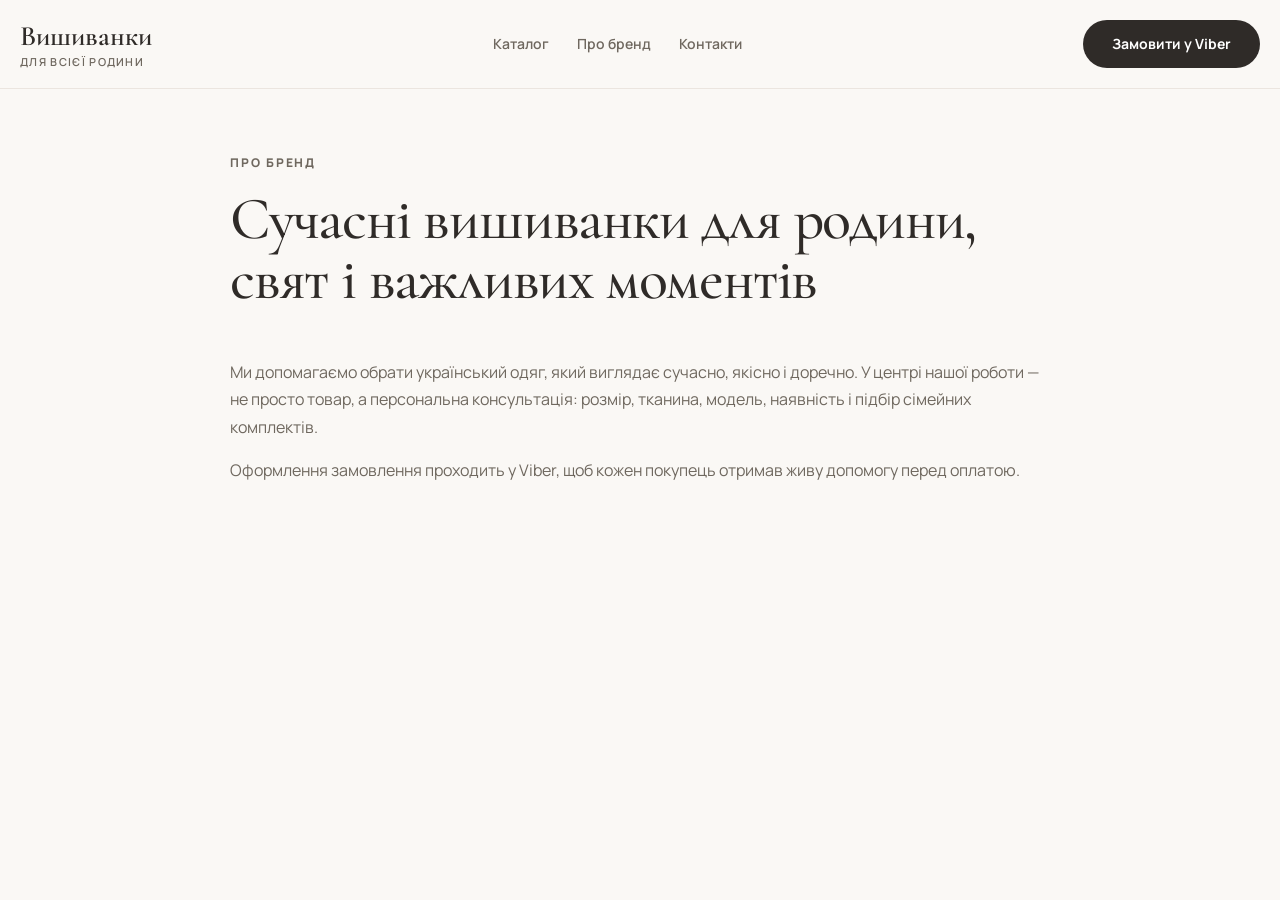
<file: about.html>
<!DOCTYPE html><html lang="uk"><head><meta charset="UTF-8"><meta name="viewport" content="width=device-width, initial-scale=1.0"><title>Про бренд</title><link rel="preconnect" href="https://fonts.googleapis.com"><link rel="preconnect" href="https://fonts.gstatic.com" crossorigin><link href="https://fonts.googleapis.com/css2?family=Cormorant+Garamond:wght@500;600&family=Manrope:wght@400;500;600;700&display=swap" rel="stylesheet"><link rel="stylesheet" href="style.css"></head><body><header class="site-header"><div class="container header__inner"><a href="index.html" class="logo">Вишиванки<span>для всієї родини</span></a><nav class="nav"><a href="catalog.html">Каталог</a><a href="about.html">Про бренд</a><a href="contacts.html">Контакти</a></nav><a href="viber://chat?number=%2B380000000000" class="btn btn--primary header__cta">Замовити у Viber</a></div></header><main class="page"><section class="container text-page"><p class="eyebrow">Про бренд</p><h1>Сучасні вишиванки для родини, свят і важливих моментів</h1><p>Ми допомагаємо обрати український одяг, який виглядає сучасно, якісно і доречно. У центрі нашої роботи — не просто товар, а персональна консультація: розмір, тканина, модель, наявність і підбір сімейних комплектів.</p><p>Оформлення замовлення проходить у Viber, щоб кожен покупець отримав живу допомогу перед оплатою.</p></section></main></body></html>
</file>
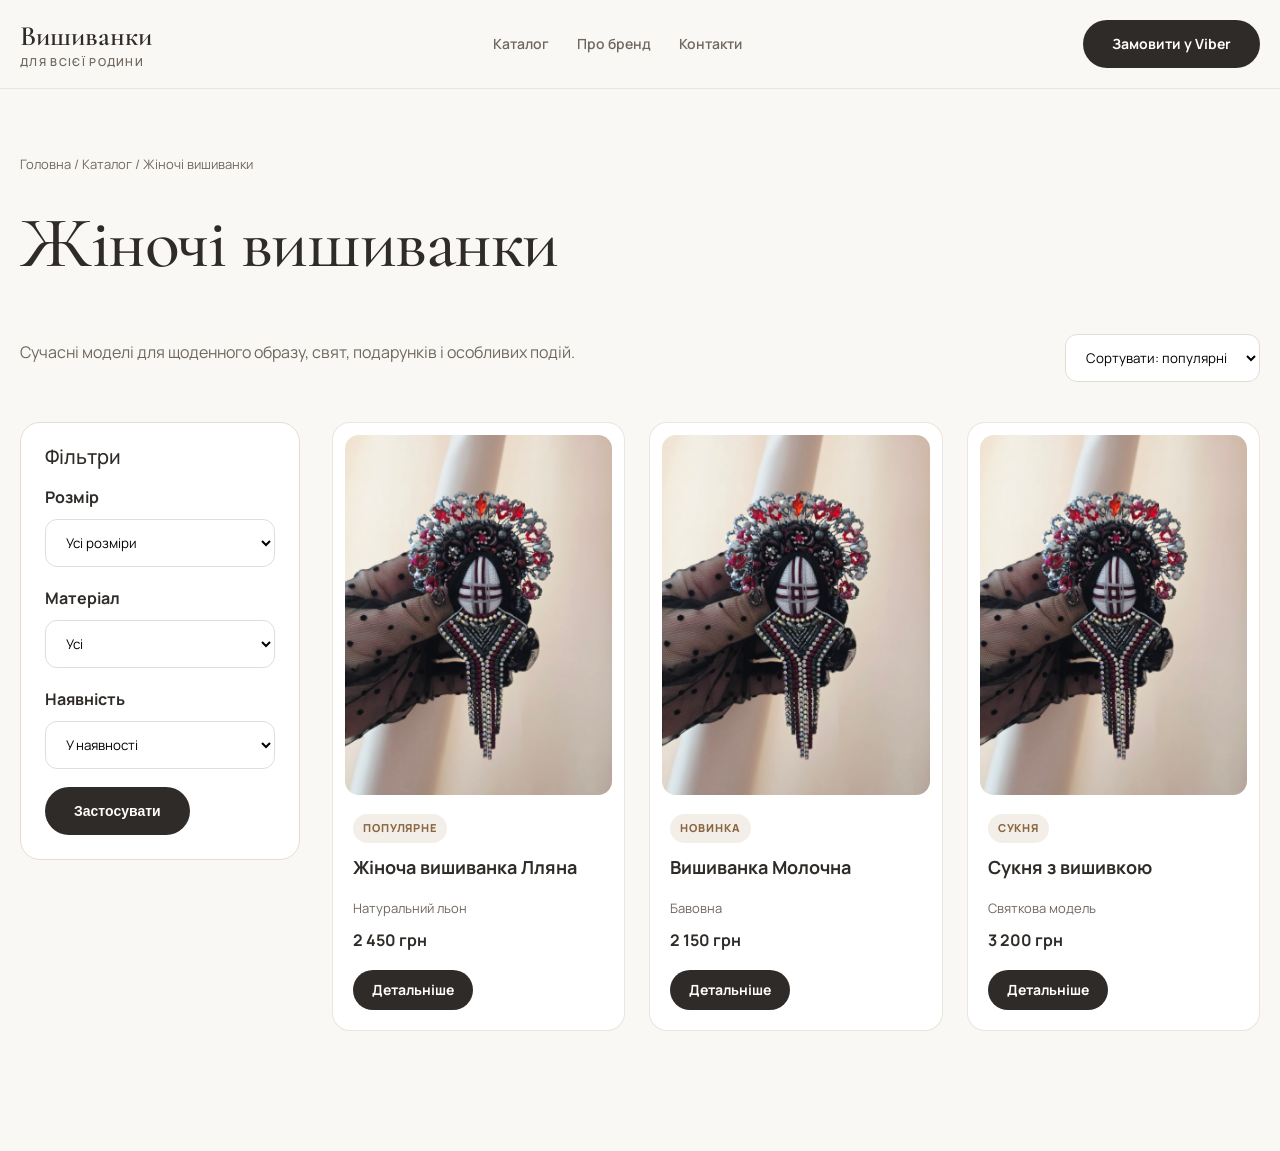
<file: catalog.html>
<!DOCTYPE html>
<html lang="uk">

<head>
    <meta charset="UTF-8">
    <meta name="viewport" content="width=device-width, initial-scale=1.0">
    <title>Каталог — Вишиванки</title>
    <link rel="preconnect" href="https://fonts.googleapis.com">
    <link rel="preconnect" href="https://fonts.gstatic.com" crossorigin>
    <link
        href="https://fonts.googleapis.com/css2?family=Cormorant+Garamond:wght@500;600&family=Manrope:wght@400;500;600;700&display=swap"
        rel="stylesheet">
    <link rel="stylesheet" href="style.css">
</head>

<body>
    <header class="site-header">
        <div class="container header__inner"><a href="index.html" class="logo">Вишиванки<span>для всієї
                    родини</span></a>
            <nav class="nav"><a href="catalog.html">Каталог</a><a href="about.html">Про бренд</a><a
                    href="contacts.html">Контакти</a></nav><a href="viber://chat?number=%2B380000000000"
                class="btn btn--primary header__cta">Замовити у Viber</a><button class="menu-btn"
                type="button"><span></span><span></span></button>
        </div>
    </header>
    <main class="page">
        <section class="container catalog-page">
            <div class="breadcrumbs">Головна / Каталог / Жіночі вишиванки</div>
            <div class="catalog-head">
                <div>
                    <h1>Жіночі вишиванки</h1>
                    <p>Сучасні моделі для щоденного образу, свят, подарунків і особливих подій.</p>
                </div><select>
                    <option>Сортувати: популярні</option>
                    <option>Новинки</option>
                    <option>Ціна за зростанням</option>
                </select>
            </div>
            <div class="catalog-layout">
                <aside class="filters">
                    <h2>Фільтри</h2><label>Розмір<select>
                            <option>Усі розміри</option>
                            <option>S</option>
                            <option>M</option>
                            <option>L</option>
                        </select></label><label>Матеріал<select>
                            <option>Усі</option>
                            <option>Льон</option>
                            <option>Бавовна</option>
                        </select></label><label>Наявність<select>
                            <option>У наявності</option>
                            <option>Під замовлення</option>
                        </select></label><button class="btn btn--primary">Застосувати</button>
                </aside>
                <div class="product-grid catalog-products">
                    <article class="product-card"><a href="product.html"><img
                                src="assets/img/brosh.jpg"></a>
                        <div><span class="badge">Популярне</span>
                            <h3>Жіноча вишиванка Лляна</h3>
                            <p>Натуральний льон</p><strong>2 450 грн</strong><a class="btn btn--small"
                                href="product.html">Детальніше</a>
                        </div>
                    </article>
                    <article class="product-card"><a href="product.html"><img
                                src="assets/img/brosh.jpg"></a>
                        <div><span class="badge">Новинка</span>
                            <h3>Вишиванка Молочна</h3>
                            <p>Бавовна</p><strong>2 150 грн</strong><a class="btn btn--small"
                                href="product.html">Детальніше</a>
                        </div>
                    </article>
                    <article class="product-card"><a href="product.html"><img
                                src="assets/img/brosh.jpg"></a>
                        <div><span class="badge">Сукня</span>
                            <h3>Сукня з вишивкою</h3>
                            <p>Святкова модель</p><strong>3 200 грн</strong><a class="btn btn--small"
                                href="product.html">Детальніше</a>
                        </div>
                    </article>
                </div>
            </div>
        </section>
    </main>
    <script src="script.js"></script>
</body>

</html>
</file>
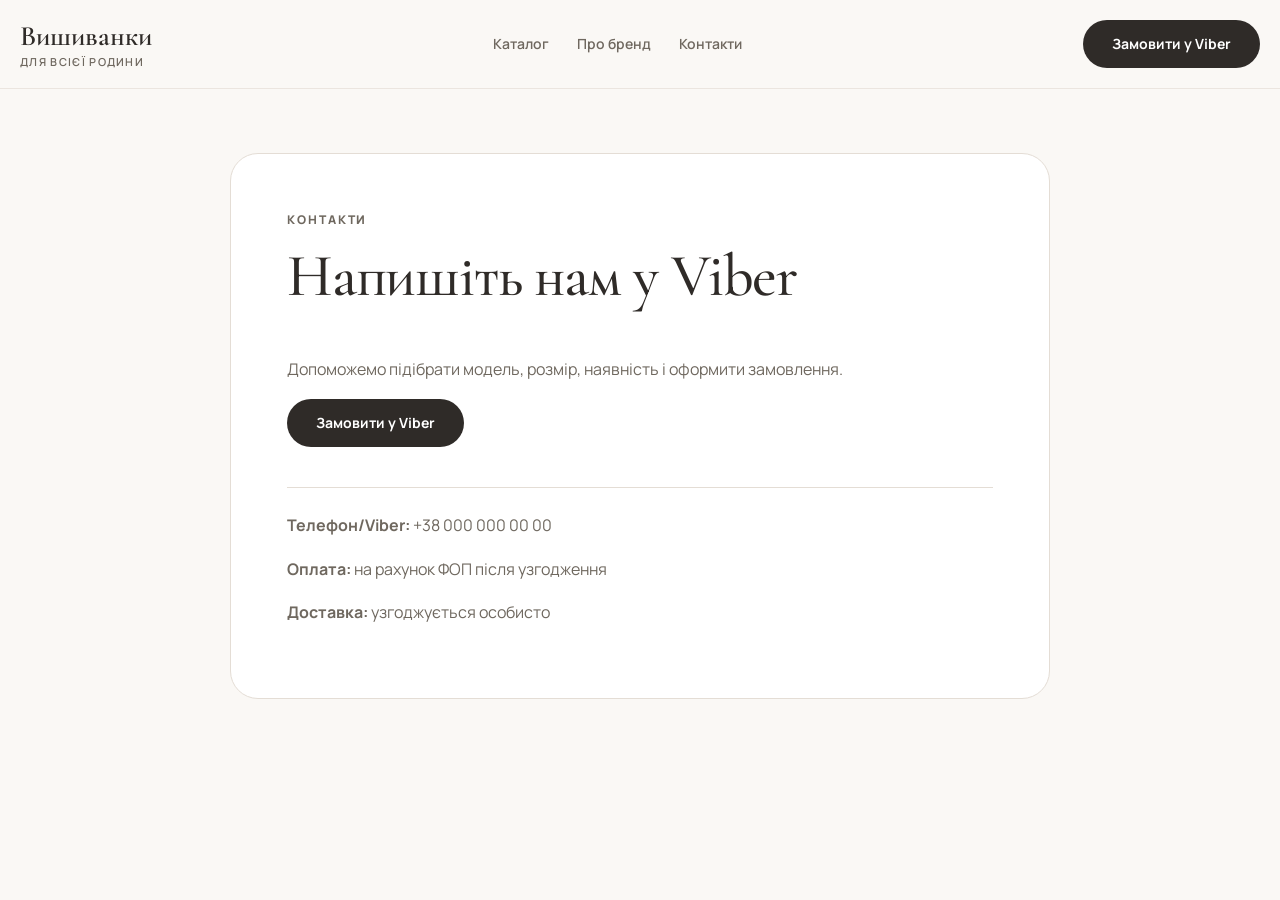
<file: contacts.html>
<!DOCTYPE html>
<html lang="uk">

<head>
    <meta charset="UTF-8">
    <meta name="viewport" content="width=device-width, initial-scale=1.0">
    <title>Контакти</title>
    <link rel="preconnect" href="https://fonts.googleapis.com">
    <link rel="preconnect" href="https://fonts.gstatic.com" crossorigin>
    <link
        href="https://fonts.googleapis.com/css2?family=Cormorant+Garamond:wght@500;600&family=Manrope:wght@400;500;600;700&display=swap"
        rel="stylesheet">
    <link rel="stylesheet" href="style.css">
</head>

<body>
    <header class="site-header">
        <div class="container header__inner"><a href="index.html" class="logo">Вишиванки<span>для всієї
                    родини</span></a>
            <nav class="nav"><a href="catalog.html">Каталог</a><a href="about.html">Про бренд</a><a
                    href="contacts.html">Контакти</a></nav><a href="viber://chat?number=%2B380000000000"
                class="btn btn--primary header__cta">Замовити у Viber</a>
        </div>
    </header>
    <main class="page">
        <section class="container text-page contacts-card">
            <p class="eyebrow">Контакти</p>
            <h1>Напишіть нам у Viber</h1>
            <p>Допоможемо підібрати модель, розмір, наявність і оформити замовлення.</p><a
                href="viber://chat?number=%2B380000000000" class="btn btn--primary">Замовити у Viber</a>
            <div class="contact-list">
                <p><strong>Телефон/Viber:</strong> +38 000 000 00 00</p>
                <p><strong>Оплата:</strong> на рахунок ФОП після узгодження</p>
                <p><strong>Доставка:</strong> узгоджується особисто</p>
            </div>
        </section>
    </main>
</body>

</html>
</file>
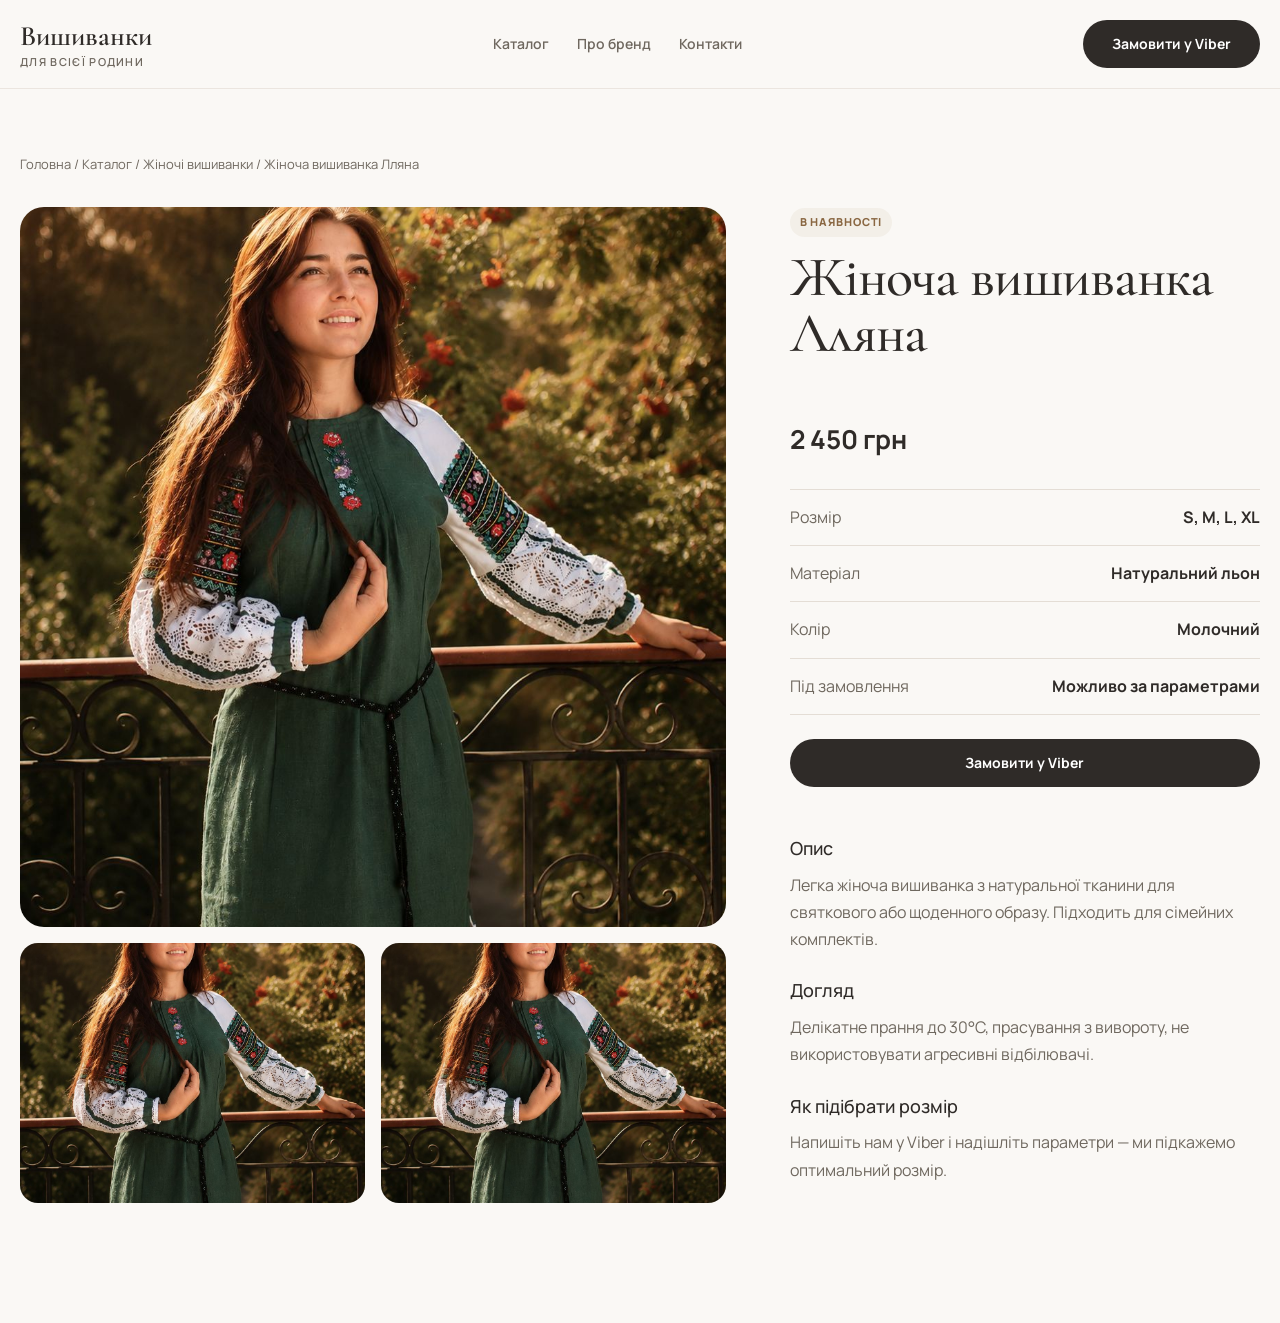
<file: product.html>
<!DOCTYPE html>
<html lang="uk">

<head>
    <meta charset="UTF-8">
    <meta name="viewport" content="width=device-width, initial-scale=1.0">
    <title>Жіноча вишиванка Лляна</title>
    <link rel="preconnect" href="https://fonts.googleapis.com">
    <link rel="preconnect" href="https://fonts.gstatic.com" crossorigin>
    <link
        href="https://fonts.googleapis.com/css2?family=Cormorant+Garamond:wght@500;600&family=Manrope:wght@400;500;600;700&display=swap"
        rel="stylesheet">
    <link rel="stylesheet" href="style.css">
</head>

<body>
    <header class="site-header">
        <div class="container header__inner"><a href="index.html" class="logo">Вишиванки<span>для всієї
                    родини</span></a>
            <nav class="nav"><a href="catalog.html">Каталог</a><a href="about.html">Про бренд</a><a
                    href="contacts.html">Контакти</a></nav><a href="viber://chat?number=%2B380000000000"
                class="btn btn--primary header__cta">Замовити у Viber</a><button class="menu-btn"
                type="button"><span></span><span></span></button>
        </div>
    </header>
    <main class="page">
        <section class="container product-page">
            <div class="breadcrumbs">Головна / Каталог / Жіночі вишиванки / Жіноча вишиванка Лляна</div>
            <div class="product-detail">
                <div class="gallery"><img class="gallery-main"
                        src="assets/img/plat.jpg">
                    <div><img
                            src="assets/img/plat.jpg"><img
                            src="assets/img/plat.jpg">
                    </div>
                </div>
                <aside class="product-info"><span class="badge">В наявності</span>
                    <h1>Жіноча вишиванка Лляна</h1><strong class="product-price">2 450 грн</strong>
                    <dl>
                        <div>
                            <dt>Розмір</dt>
                            <dd>S, M, L, XL</dd>
                        </div>
                        <div>
                            <dt>Матеріал</dt>
                            <dd>Натуральний льон</dd>
                        </div>
                        <div>
                            <dt>Колір</dt>
                            <dd>Молочний</dd>
                        </div>
                        <div>
                            <dt>Під замовлення</dt>
                            <dd>Можливо за параметрами</dd>
                        </div>
                    </dl><a href="viber://chat?number=%2B380000000000" class="btn btn--primary btn--full">Замовити у
                        Viber</a>
                    <section>
                        <h2>Опис</h2>
                        <p>Легка жіноча вишиванка з натуральної тканини для святкового або щоденного образу. Підходить
                            для сімейних комплектів.</p>
                    </section>
                    <section>
                        <h2>Догляд</h2>
                        <p>Делікатне прання до 30°C, прасування з вивороту, не використовувати агресивні відбілювачі.
                        </p>
                    </section>
                    <section>
                        <h2>Як підібрати розмір</h2>
                        <p>Напишіть нам у Viber і надішліть параметри — ми підкажемо оптимальний розмір.</p>
                    </section>
                </aside>
            </div>
        </section>
    </main>
    <script src="script.js"></script>
</body>

</html>
</file>
<file: style.css>
:root{
  --bg:#FAF8F5;--bg-2:#F3EFE8;--surface:#fff;--text:#2F2B28;--muted:#6F685F;--border:#E4DDD5;--accent:#8A6742;--success:#5F7A56;
  --font-head:'Cormorant Garamond',serif;--font-body:'Manrope',sans-serif;--container:1280px;--radius:24px;
}
*{box-sizing:border-box}html{scroll-behavior:smooth}body{margin:0;background:var(--bg);color:var(--text);font-family:var(--font-body);font-size:16px;line-height:1.7}img{max-width:100%;display:block;object-fit:cover}a{color:inherit;text-decoration:none}.container{width:min(var(--container),calc(100% - 40px));margin:0 auto}.section{padding:96px 0}.site-header{position:sticky;top:0;z-index:20;background:rgba(250,248,245,.9);backdrop-filter:blur(16px);border-bottom:1px solid rgba(228,221,213,.7)}.header__inner{height:88px;display:flex;align-items:center;justify-content:space-between;gap:32px}.logo{font-family:var(--font-head);font-size:28px;font-weight:600;line-height:1;color:var(--text)}.logo span{display:block;font-family:var(--font-body);font-size:11px;font-weight:600;text-transform:uppercase;letter-spacing:.12em;color:var(--muted);margin-top:6px}.nav{display:flex;gap:28px;font-size:14px;font-weight:600;color:var(--muted)}.nav a:hover{color:var(--text)}.btn{display:inline-flex;align-items:center;justify-content:center;min-height:48px;padding:0 28px;border-radius:999px;font-weight:700;font-size:14px;transition:.25s ease;border:1px solid transparent;cursor:pointer}.btn--primary{background:var(--text);color:#fff}.btn--primary:hover{background:#433D38;transform:translateY(-1px)}.btn--secondary{background:transparent;color:var(--text);border-color:var(--border)}.btn--secondary:hover{border-color:var(--text)}.btn--light{background:#fff;color:var(--text)}.btn--small{min-height:40px;padding:0 18px;margin-top:16px;background:var(--text);color:#fff}.btn--full{width:100%;margin:24px 0}.menu-btn{display:none;background:none;border:0;width:44px;height:44px}.menu-btn span{display:block;width:24px;height:2px;background:var(--text);margin:6px auto}.eyebrow{font-size:12px;font-weight:800;letter-spacing:.16em;text-transform:uppercase;color:var(--accent);margin:0 0 16px}.eyebrow--light{color:#D9C7AD}h1,h2,h3,p{margin-top:0}h1,h2{font-family:var(--font-head);font-weight:500;letter-spacing:-.02em;line-height:1}h1{font-size:72px}h2{font-size:48px}h3{font-size:18px;line-height:1.35}.hero{padding-top:64px}.hero__grid{display:grid;grid-template-columns:.8fr 1.2fr;gap:64px;align-items:center}.hero__text{max-width:500px;font-size:18px;color:var(--muted)}.hero__actions{display:flex;gap:16px;margin:36px 0 28px;flex-wrap:wrap}.hero__meta{font-size:13px;color:var(--muted)}.hero__media img{height:620px;width:100%;border-radius:var(--radius)}.section-head{max-width:720px;margin-bottom:48px}.section-head--row{max-width:none;display:flex;justify-content:space-between;align-items:end;gap:32px}.link-more{font-weight:700;color:var(--accent)}.category-grid{display:grid;grid-template-columns:repeat(3,1fr);gap:24px}.category-card{position:relative;height:420px;border-radius:20px;overflow:hidden;background:#ddd}.category-card img{height:100%;width:100%;transition:.5s ease}.category-card:after{content:"";position:absolute;inset:0;background:linear-gradient(to top,rgba(0,0,0,.45),transparent 60%)}.category-card span{position:absolute;left:28px;bottom:28px;z-index:1;color:#fff;font-weight:800;font-size:20px}.category-card:hover img{transform:scale(1.045)}.products-section,.faq{background:var(--bg-2)}.product-grid{display:grid;grid-template-columns:repeat(4,1fr);gap:24px}.product-card{background:var(--surface);border-radius:18px;padding:12px;border:1px solid rgba(228,221,213,.75)}.product-card img{height:360px;width:100%;border-radius:14px}.product-card div{padding:18px 8px 8px}.product-card p{color:var(--muted);font-size:13px;margin-bottom:8px}.product-card strong{display:block;font-size:16px}.badge{display:inline-flex;align-items:center;border-radius:999px;background:var(--bg-2);color:var(--accent);font-size:11px;font-weight:800;letter-spacing:.08em;text-transform:uppercase;padding:5px 10px;margin-bottom:12px}.split{display:grid;grid-template-columns:1fr 1fr;gap:72px;align-items:center}.split>img{height:620px;width:100%;border-radius:var(--radius)}.split__content p{color:var(--muted);font-size:17px}.steps{background:#fff}.steps-grid{display:grid;grid-template-columns:repeat(4,1fr);gap:24px}.steps-grid>div{padding:32px;border:1px solid var(--border);border-radius:20px}.steps-grid span{font-family:var(--font-head);font-size:42px;color:var(--accent)}.benefit-grid{display:grid;grid-template-columns:repeat(3,1fr);gap:16px}.benefit-grid div{background:#fff;border:1px solid var(--border);border-radius:18px;padding:28px;font-weight:700}.family-look{background:var(--text);color:#fff}.family-look__inner{display:grid;grid-template-columns:.8fr 1.2fr;gap:64px;align-items:center}.family-look p{color:#D7CEC5}.look-images{display:grid;grid-template-columns:repeat(3,1fr);gap:16px}.look-images img{height:420px;border-radius:18px}.review-grid{display:grid;grid-template-columns:repeat(3,1fr);gap:24px}.review-grid blockquote{margin:0;background:#fff;border:1px solid var(--border);border-radius:20px;padding:32px;color:var(--muted)}.review-grid cite{display:block;margin-top:20px;color:var(--text);font-style:normal;font-weight:700}.faq__grid{display:grid;grid-template-columns:.7fr 1.3fr;gap:72px}.accordion details{border-bottom:1px solid var(--border);padding:24px 0}.accordion summary{font-weight:800;cursor:pointer}.accordion p{color:var(--muted);margin:12px 0 0}.final-cta{text-align:center}.final-cta__inner{background:#fff;border-radius:28px;padding:72px 32px;border:1px solid var(--border)}.final-cta p{max-width:620px;margin:0 auto 28px;color:var(--muted)}.footer{background:var(--text);color:#fff;padding:72px 0}.footer__grid{display:grid;grid-template-columns:2fr 1fr 1fr 1fr;gap:48px}.footer p,.footer a{display:block;color:#D7CEC5;margin:8px 0}.logo--footer{color:#fff}.page{padding:64px 0 120px}.breadcrumbs{font-size:13px;color:var(--muted);margin-bottom:32px}.catalog-head{display:flex;justify-content:space-between;align-items:end;gap:32px;margin-bottom:40px}.catalog-head p{color:var(--muted)}select,input{height:48px;border:1px solid var(--border);border-radius:12px;background:#fff;padding:0 16px;font-family:inherit}.catalog-layout{display:grid;grid-template-columns:280px 1fr;gap:32px}.filters{background:#fff;border:1px solid var(--border);border-radius:20px;padding:24px;height:max-content;position:sticky;top:120px}.filters label{display:grid;gap:8px;margin-bottom:18px;font-weight:700}.filters h2{font-family:var(--font-body);font-size:20px;letter-spacing:0}.catalog-products{grid-template-columns:repeat(3,1fr)}.product-detail{display:grid;grid-template-columns:1.2fr .8fr;gap:64px;align-items:start}.gallery-main{height:720px;width:100%;border-radius:24px}.gallery div{display:grid;grid-template-columns:repeat(2,1fr);gap:16px;margin-top:16px}.gallery div img{height:260px;width:100%;border-radius:18px}.product-info{position:sticky;top:120px}.product-info h1{font-size:56px}.product-price{font-size:26px;display:block}.product-info dl{border-top:1px solid var(--border);margin:28px 0 0}.product-info dl div{display:flex;justify-content:space-between;gap:16px;border-bottom:1px solid var(--border);padding:14px 0}.product-info dt{color:var(--muted)}.product-info dd{margin:0;font-weight:700}.product-info section{margin-top:28px}.product-info h2{font-family:var(--font-body);font-size:18px;letter-spacing:0}.product-info p,.text-page p{color:var(--muted)}.text-page{max-width:820px}.text-page h1{font-size:60px}.contacts-card{background:#fff;border:1px solid var(--border);border-radius:28px;padding:56px}.contact-list{margin-top:40px;border-top:1px solid var(--border);padding-top:24px}
@media(max-width:1024px){.nav,.header__cta{display:none}.menu-btn{display:block}h1{font-size:56px}h2{font-size:40px}.hero__grid,.split,.family-look__inner,.faq__grid,.product-detail{grid-template-columns:1fr}.hero__media img{height:520px}.category-grid,.product-grid,.review-grid,.benefit-grid,.steps-grid,.catalog-products{grid-template-columns:repeat(2,1fr)}.catalog-layout{grid-template-columns:1fr}.filters{position:static}.product-info{position:static}.footer__grid{grid-template-columns:1fr 1fr}.look-images img{height:300px}}
@media(max-width:640px){.container{width:min(100% - 32px,var(--container))}.section{padding:64px 0}.header__inner{height:72px}.logo{font-size:23px}h1{font-size:46px}h2{font-size:34px}.hero{padding-top:40px}.hero__grid{gap:36px}.hero__media img{height:420px;border-radius:18px}.hero__actions{flex-direction:column}.btn{width:100%}.category-grid,.product-grid,.steps-grid,.benefit-grid,.review-grid,.catalog-products,.footer__grid,.look-images{grid-template-columns:1fr}.category-card{height:340px}.product-card img{height:340px}.catalog-head{display:block}.gallery-main{height:480px}.gallery div img{height:180px}.text-page h1,.product-info h1{font-size:42px}.contacts-card{padding:32px 20px}.final-cta__inner{padding:48px 20px}.footer{padding:56px 0}.family-look__inner{gap:36px}}

.mobile-dock{display:none}
.mobile-dock svg{display:block;width:24px;height:24px;fill:currentColor}
@media(max-width:1024px){
  body.has-mobile-dock{padding-bottom:108px}
  .mobile-dock{
    position:fixed;
    left:50%;
    bottom:calc(12px + env(safe-area-inset-bottom));
    z-index:40;
    display:grid;
    grid-template-columns:repeat(5,minmax(0,1fr));
    align-items:center;
    width:min(720px,calc(100% - 24px));
    min-height:76px;
    padding:10px 10px 12px;
    border:1px solid rgba(138,103,66,.16);
    border-radius:22px;
    background:rgba(255,255,255,.94);
    box-shadow:0 18px 46px rgba(47,43,40,.18);
    backdrop-filter:blur(18px);
    transform:translateX(-50%);
  }
  .mobile-dock__link,
  .mobile-dock__viber{
    position:relative;
    display:flex;
    flex-direction:column;
    align-items:center;
    justify-content:center;
    min-width:0;
    min-height:56px;
    border-radius:14px;
    color:var(--muted);
    font-size:11px;
    font-weight:800;
    line-height:1.15;
    text-align:center;
    transition:color .2s ease,background .2s ease,transform .2s ease;
  }
  .mobile-dock__icon,
  .mobile-dock__viber-icon{
    display:grid;
    place-items:center;
    width:30px;
    height:28px;
    margin-bottom:4px;
  }
  .mobile-dock__link:hover,
  .mobile-dock__link.is-active,
  .mobile-dock__viber:hover{
    background:#F4EEE6;
    color:var(--accent);
  }
  .mobile-dock__viber{
    min-height:56px;
    border-radius:14px;
  }
}
@media(max-width:420px){
  body.has-mobile-dock{padding-bottom:104px}
  .mobile-dock{
    grid-template-columns:repeat(5,minmax(0,1fr));
    min-height:72px;
    padding:8px 6px 10px;
    border-radius:18px;
  }
  .mobile-dock__link,
  .mobile-dock__viber{
    font-size:10px;
  }
  .mobile-dock__icon,
  .mobile-dock__viber-icon{
    width:28px;
    height:26px;
  }
  .mobile-dock__viber{
    min-height:56px;
    border-radius:14px;
  }
  .mobile-dock svg{
    width:22px;
    height:22px;
  }
}
</file>
